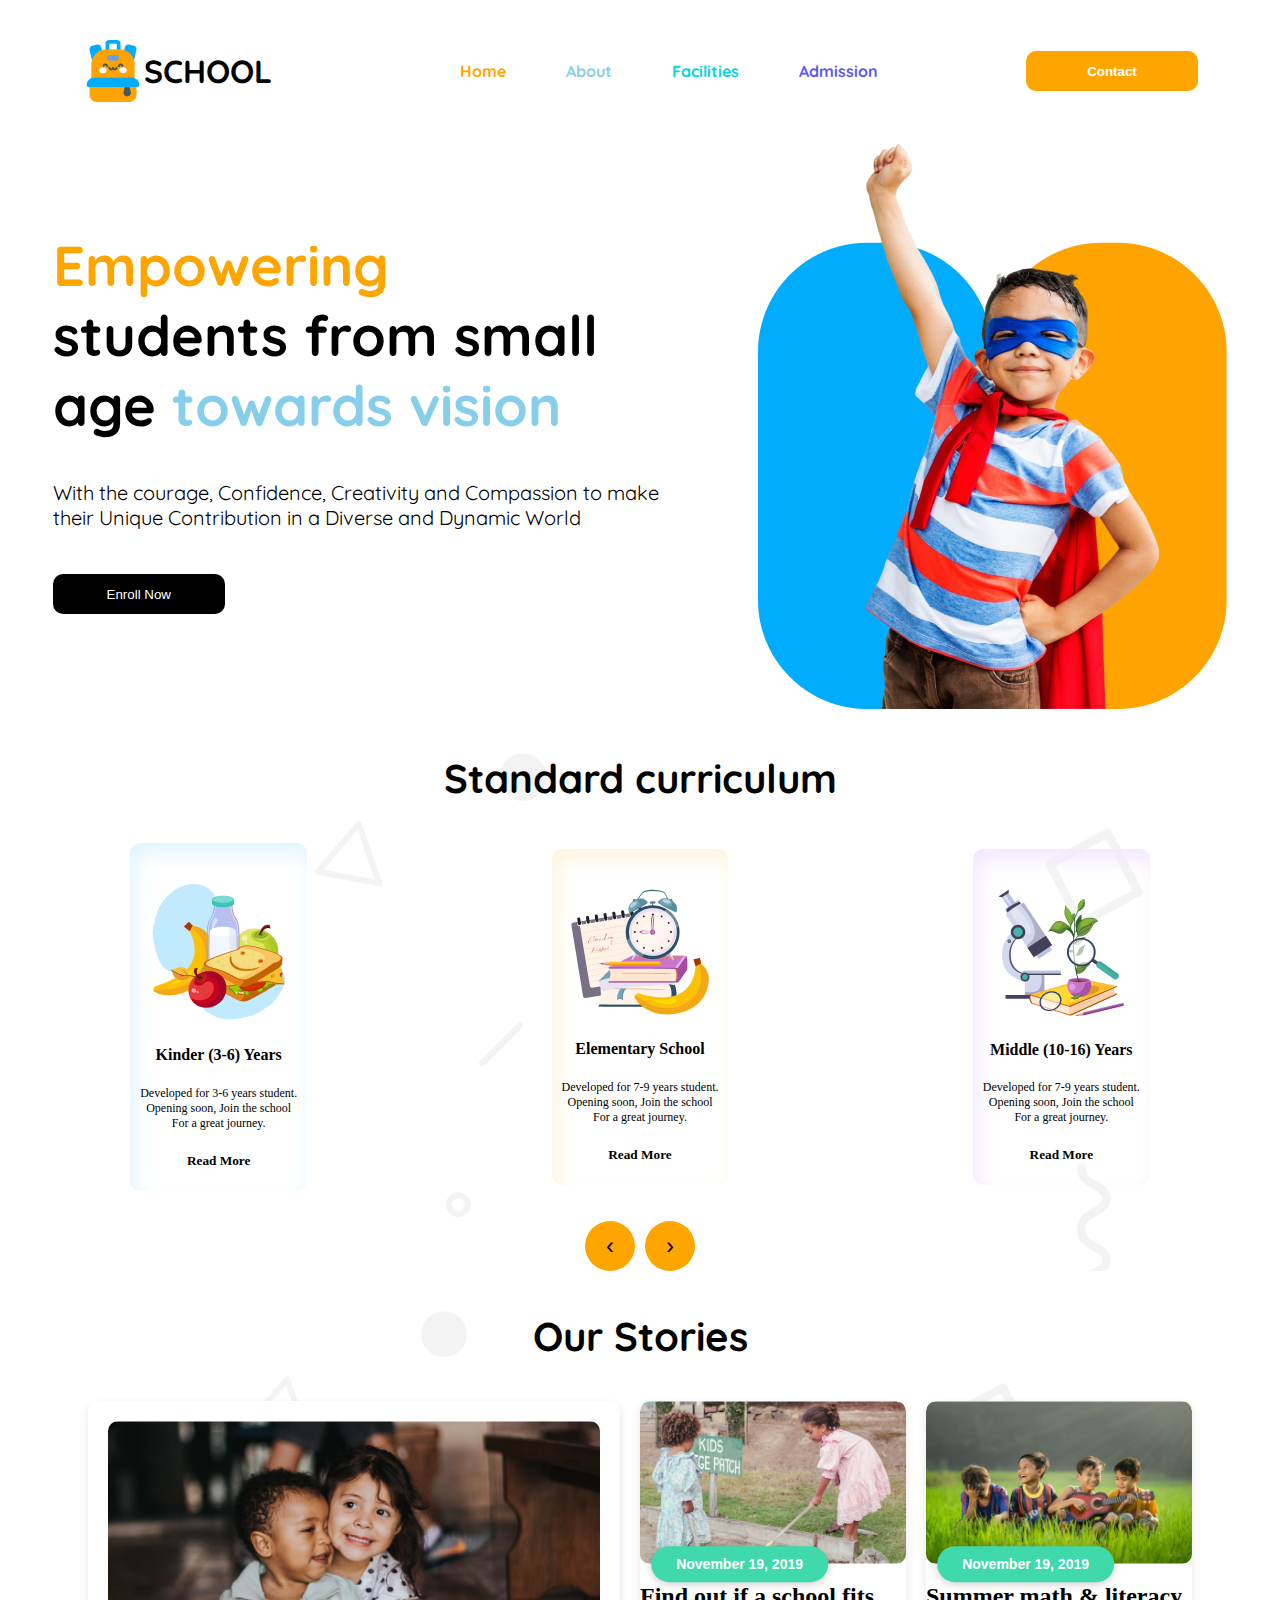
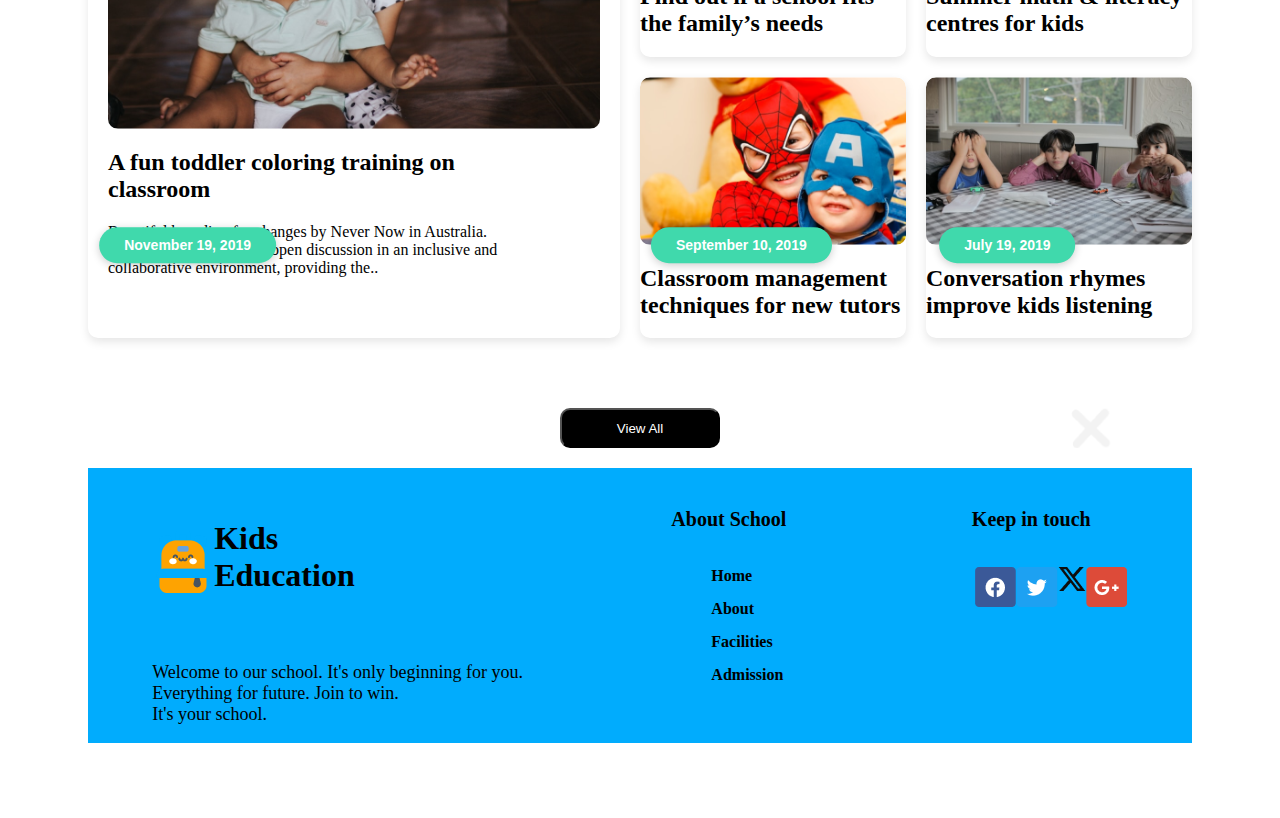
<file: index.html>
<!DOCTYPE html>
<html lang="en">
<head>
    <meta charset="UTF-8">
    <meta name="viewport" content="width=device-width, initial-scale=1.0">
    <title>Kids school</title>
    <link rel="stylesheet" href="styles/school.css">
</head>
<body>
   <header>
    <nav class="navbar quicksand-font">
        <h3 class="logo"><img src="images/logo.png" alt=""><span id="nav-school">SCHOOL</span> </h3>
        <ul class="nav-link">
           <li style="color: orange;">Home</li>
           <li style="color: skyblue;">About</li>
           <li style="color:#05D4DF ;">Facilities</li>
           <li style="color: #5D58EF;">Admission</li>
        </ul>
        <button class="nav-btn">
            Contact
        </button>
        <div class="hamburger-menu">
            <div class="bar"></div>
            <div class="bar"></div>
            <div class="bar"></div>
          </div>
    </nav>
    <div class="line"></div>
    
    
   </header> 
   
   <main>
    <div class="banner quicksand-font ">
        <div class="ban-description">
            <h2 class="ban-head"> <span id="ban-head1">Empowering</span>
                <br>students from small <br>age <span id="ban-head2">towards vision</span> </h2>
                <p class="ban-vision">With the courage, Confidence, Creativity and Compassion to make 
                    <br>their Unique Contribution in a Diverse and Dynamic World</p>
                    <button class="ban-btn">Enroll Now</button>
        </div>
        <div class="ban-img"><img src="images/hero-kids.png" alt=""></div>
    </div>
    <div class="curriculum">
            <h3 class="curriculum-head quicksand-font">Standard curriculum</h3>
            <div class="curriculum-containers ">
                <div class="curriculum-card1">
                    <img class="img1" src="images/kinder.png" alt="" class="card">
                    <h4 class="types">Kinder (3-6) Years</h4>
                    <p class="curriculum-description">Developed for 3-6 years student.  <br>
                        Opening soon, Join the school <br>
                        For a great journey.</p>
                        <h5>Read More</h5>
                    
                </div>
                <div class="curriculum-card2">
                    <img src="images/elementary.png" alt="" class="card">
                    <h4 class="types">Elementary School</h4>
                    <p class="curriculum-description">Developed for 7-9 years student. <br>
                        Opening soon, Join the school  <br>
                        For a great journey.</p>
                        <h5>Read More</h5>
                    
                </div>
                <div class="curriculum-card3">
                    <img src="images/middle.png" alt="" class="card">
                    <h4 class="types">Middle (10-16) Years</h4>
                    <p class="curriculum-description">Developed for 7-9 years student. <br>
                        Opening soon, Join the school <br>
                        For a great journey.</p>
                        <h5>Read More</h5>
                    </div>
                </div>

                  <div class="button-container1">
                    <button class="prev-btn">&#139;</button> 
                    <button class="next-btn">&#155;</button>
                  </div>
            </div>
        </div>
        <div class="our-stories">
            <h3 class="curriculum-head quicksand-font">Our Stories</h3>
            <div class="stories-container">
                <div class="stories-card1">
                    <img src="images/story-1.png" alt="">
                    <button class="stories-btn1" >November 19, 2019</button>
                    <h2 class="stories-title">A fun toddler coloring training on <br> 
                        classroom</h2>
                    <p class="stories-description">Beautiful branding for changes by Never Now in Australia. <br> 
                        changes is a platform for open discussion in an inclusive and <br> 
                        collaborative environment, providing the..</p>
                </div>
                <div class="stories-card2">
                    <img src="images/story-2.png" alt="">
                    <button class="stories-btn1" >November 19, 2019</button>
                    <h2 class="stories-title">Find out if a school fits the
                        family’s needs</h2>
                </div>
                <div class="stories-card3">
                    <img src="images/story-3.png" alt="">
                    <button class="stories-btn1" >November 19, 2019</button>
                    <h2 class="stories-title">Summer math & literacy
                        centres for kids</h2>
                </div>
                <div class="stories-card4">
                    <img src="images/story-4.png" alt="">
                    <button class="stories-btn1" >September 10, 2019</button>
                    <h2 class="stories-title">Classroom management
                        techniques for new tutors</h2>
                </div>
                <div class="stories-card5">
                    <img src="images/story-5.png" alt="">
                    <button class="stories-btn1" >July 19, 2019</button>
                    <h2 class="stories-title">Conversation rhymes
                        improve kids listening</h2>
                </div>
            
            </div>
            <div class="view">
                <button class="view-btn">View All</button>

            </div>
           
        </div>
        <div class="footer-container">
            <div class="logo">
                <div class="logo-description">
                    <div class="logo-top1">
                        <h4><img src="images/logo.png" alt="Kids Education Logo"></h4>
                    
                    <div class="logo-top">
                        <p>Kids <br> Education</p>
                    </div>

                    </div>
                    
                <p class="description">Welcome to our school. It's only beginning for you. <br>Everything for future. 
                    Join to win. <br> It's your school.</p>

                </div>
                
              
            </div>
        
            <div class="menu">
                <p id="about">About School</p>
              <ul class="menu-list">
                <li>Home</li>
                <li>About</li>
                <li>Facilities</li>
                <li>Admission</li>
                
              </ul>
            </div>
        
            <div class="social-media">
                <p id="touch">Keep in touch</p>
              <ul class="social-media-link">
                <li><img src="images/fb.png" alt=""></li>
                <li><img src="images/twitter.png" alt=""></li>
                <li><img src="images/x.png" alt=""></li>
                <li><img src="images/google+.png" alt=""></li>
              </ul>
            </div>
          </div>
        
         
   
    

   </main>
   <footer>
    <div class="marquee">
        <div class="marquee-text">Welcome to the website! This School for your  better future</div>
      </div>
   </footer>
</body>
</html>
</file>
<file: styles/school.css>
@import url('https://fonts.googleapis.com/css2?family=Quicksand:wght@300..700&display=swap');
@import url('https://fonts.googleapis.com/css2?family=Raleway:ital,wght@0,100..900;1,100..900&display=swap');

.quicksand-font {
    font-family: "Quicksand", serif;
    font-optical-sizing: auto;
    font-weight: 400;
    font-style: normal;
  }
  .raleway-font {
    font-family: "Raleway", serif;
    font-optical-sizing: auto;
    font-weight: 400;
    font-style: normal;
  }

  /* nav bar styles */
  .navbar{
    display: flex;
    justify-content: space-around;
    align-items: center;
    background-color: #FFFFFF;
  }
  .logo{
    display: flex;
    align-items: center;
    font-size: 32px;
    font-weight: 700;
  }

  .nav-link{
    list-style: none;
    display: flex;
    gap: 60px;
    font-size: 20;
    font-weight: 700;
  }
  .nav-btn{
    font-size: 20;
    font-weight: 600;
    background-color: orange;
    color: white;
    border: none;
    border-radius: 10px;
    width: 172px;
    height: 40px;
  }

  /* mobile */
  .hamburger-menu {
    display: flex;
   flex-direction: column; 
   gap: 5px; 
   width: 30px;
  }
  
  .bar {
    width: 100%;
    height: 3px;
    background-color: black;
    
  }

  .line {
    width: 100%;
    height: 1px;
    background-color: #ccc;
    margin-top: 20px;
  }

  .hamburger-menu, .line { 
    display: none; 
  }

  /* banner styles */
  .banner{
    display: flex;
    justify-content: space-around;
    column-gap: 10px;
  }
  .ban-head{
    font-size: 56px;
    font-weight: 700;
    padding-bottom: 20px;
    margin-bottom: 0;
  }
  .ban-vision{
    font-size: 20px;
    font-weight: 400;
    padding-bottom: 24px;
  }
  .ban-btn{
    background-color: black;
    color: white;
    width: 172px;
    height: 40px;
    border: none;
    border-radius: 10px;

  }
  #ban-head1{
    color: orange;
  }
  #ban-head2{
    color: skyblue;
  }
 
  .ban-description{
    
    padding-top: 50px;
    } 

    /* curriculum styles */

    
    .curriculum-head{
      font-size: 40px;
      font-weight: 700;
      text-align: center;
    }
    .curriculum-description{
      text-align: center;
      justify-content: center;
      font-size: 12px;
      padding: 0 10px;

    } 

    .curriculum-containers{
      display: grid;
      grid-template-columns: repeat(3, 1fr);
      justify-items: center;
      text-align: center;
      justify-content: space-between;
      align-items: center;

    }

    .curriculum-card1{
      justify-items: center;
      text-align: center;
      border: none;
      border-radius: 10px;
      box-shadow:5px 10px 20px #DEF5FF inset;
      padding-top: 40px;
    }

    .curriculum-card2{
      justify-items: center;
      border: 1px solid rgb(29, 19, 19);
      box-shadow:5px 10px 20px #FFF4DC inset;
      border: none;
      border-radius: 10px;
      padding-top: 40px;


    }

    .curriculum-card3{
      justify-items: center;
      border: 1px solid black;
      box-shadow:5px 10px 20px #F2E8FF inset;
      border: none;
      border-radius: 10px;
      padding-top: 40px;

    }


.curriculum{
  background-image: url("../images/bg.png");
}

.button-container1 {
  display: flex;
  justify-content: center; 
  padding-top: 30px ;
  gap: 10px;
}

.prev-btn, .next-btn {
  width: 50px; 
  height: 50px;
  border-radius: 50%; 
  background-color: orange;
  border: none;
  cursor: pointer;
  font-size: 24px; 
}

/* our stories styles */

.our-stories{
  background-image: url("../images/bg.png");
  background-size: cover;
  background-position: center;
  margin: 0 80px;
  }
.stories-container {
  display: grid;
  grid-template-columns: 2fr 1fr 1fr;
  gap: 20px;
  position: relative;
   
  }

.stories-card1 {
  grid-column: 1 / 2;  
  grid-row: 1 / 3;     
 
  border-radius: 10px;
  overflow: hidden;
  box-shadow: 0 4px 10px rgba(0, 0, 0, 0.1);
  padding: 20px;
} 


.stories-card2{
  grid-column: 2 / 3; 
  grid-row: 1 / 2;
}

.stories-card3 {
  grid-column: 3 / 4;
  grid-row: 1 / 2;     
} 

.stories-card4 {
  grid-column: 2 / 3; 
  grid-row: 2 / 3;    
}
.stories-card5 {
  grid-column: 3 / 4; 
  grid-row: 2 / 3;     
} 

/* Common styles for all cards */


.stories-card1, 
.stories-card2, 
.stories-card3, 
.stories-card4, 
.stories-card5 {
    position: relative;
    background: #fff;
    border-radius: 10px;
    box-shadow: 0 4px 10px rgba(0, 0, 0, 0.1);
    overflow: hidden;
}

.stories-card1 img, 
.stories-card2 img, 
.stories-card3 img, 
.stories-card4 img, 
.stories-card5 img {
    width: 100%;
    border-radius: 10px;
    display: block;
}


.stories-card1 .stories-btn1,
.stories-card2 .stories-btn1,
.stories-card3 .stories-btn1,
.stories-card4 .stories-btn1,
.stories-card5 .stories-btn1 {
    position: absolute;
    bottom: 10px;  
    left: 20px;  
    background: #40d9ac;
    color: #fff;
    padding: 10px 25px;
    border: none;
    border-radius: 20px;
    font-size: 14px;
    font-weight: bold;
    box-shadow: 0 2px 8px rgba(0, 0, 0, 0.2);
    cursor: pointer;
    transform: translate(-5%, -180%);
}

 .view{
  padding-top: 70px;
  text-align: center;
}
 .view-btn{
  color: white;
  background-color: black;
  width: 160px;
  height: 40px;
  border-radius: 10px;
 }


 /* footer styles */

 .logo{
  display: flex;
  
 }
 .logo-description{
  display: flex;
  flex-direction: column;
 }
 .description{
  font-size: 18px;
  font-weight: 400;
 }
 .footer-container{
  background-color: #01ACFD;
  margin: 20px 80px;
  
  
  padding-top: 20px;
  display: flex;
  gap: 20px;
  justify-content: space-around;
 }

 .logo-top1{
  display: flex;
 }

 #about{
  font-size: 20px;
  font-weight: 700;
 }
 #touch{
  font-size: 20px;
  font-weight: 700;

 }

 .menu{
  display: flex;
  flex-direction: column;
  /* padding: 15px; */
 }
 .menu-list{
  list-style: none;
  display: flex;
  flex-direction: column;
  gap: 15px;
  font-size: 20;
  font-weight: 700;

}
.social-media{

  display: flex;
  flex-direction: column;
  align-items: center;
  
}

#touch{
  font-size: 20px;
}
.social-media-link{
  display: flex;
  list-style: none;
}

.marquee {
  white-space: nowrap;
  overflow: hidden;
  width: 100%;
}


.marquee-text {
  display: inline-block;
  padding-left: 100%; 
  animation: marquee-left-to-right 7s linear infinite; 
  font-size: 40px;
  font-weight: 800;
}


  @keyframes marquee-left-to-right {
    0% {
      transform: translateX(-100%); /* Start point: off-screen on the left */
    }
    100% {
      transform: translateX(100%); /* End point: off-screen on the right */
    }
  }


/* responsive styles */
@media (max-width: 768px) {
  .nav-link, 
  .nav-btn {
      display: none 
  }

  #nav-school{
    display: none;
  }

  .hamburger-menu {
      display: flex 
  }

  .line {
      display: block 
  }

  .logo {
      display: flex;
      justify-content: space-between;
      width: 100%;
      margin-left: 20px;
  }

  .banner{
    flex-direction: column-reverse;
    align-items: center;
    justify-content: center;
    text-align: center;
  }
  .curriculum-containers{
    display: flex;
    flex-direction: column;
  }

  .button-container1{
    display: none;
  }
  .stories-card1{
    display: none;
  }
   .stories-container{
    display: grid;
   }

   .stories-container {
    grid-template-columns: 1fr 1fr; /* 2 columns */
  }
  
  
  .stories-card2 {
    grid-column: 1 / 2;
  }
  
  .stories-card3 {
    grid-column: 2 / 3;
  }
  
  .stories-card4 {
    grid-column: 1 / 2;
  }
  
  .stories-card5 {
    grid-column: 2 / 3;
  }

  .stories-btn1{
  
   display: none;
  }
  
  .footer-container{
    display: flex;
    flex-direction: column;
    justify-content: left;
    /* /* align-items: center; */
    text-align: left;
    align-items: start;
    margin: 5px 15px 0 20px;
    
  }
  .logo-top{
    font-size: 20px;
    margin: 0 15px 0 0;
  }
  .logo-top1{
    display: flex;
    justify-content: left;
    max-width: 100px;
  }
  .description{
    font-size: 15px;
    margin: 0 15px 0 10px;
  }
  #about{
    margin: 10px 15px 0 20px;
  }

  .menu-list{
    margin: 0 15px 0 0;

  }





}
</file>
